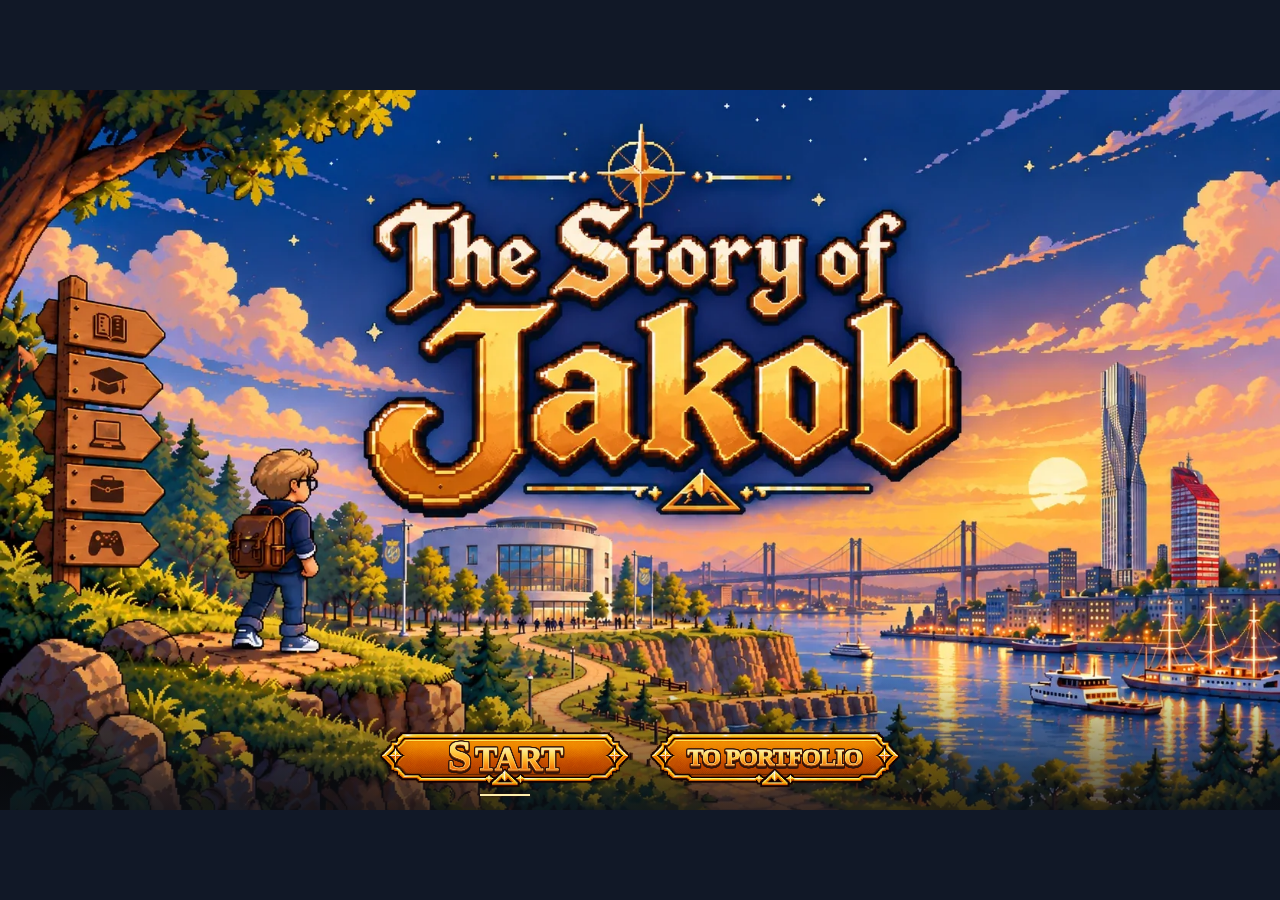
<file: index.html>
<!doctype html>
<html lang="en">
  <head>
    <meta charset="utf-8">
    <meta name="viewport" content="width=device-width, initial-scale=1">
    <!-- Private application link, not a public site -- stays out of
         search results permanently, not just until launch. See also
         robots.txt. -->
    <meta name="robots" content="noindex, nofollow">
    <title>The Story of Jakob</title>
    <link rel="icon" href="data:,">
    <link rel="stylesheet" href="./css/style.css">
    <link rel="stylesheet" href="./css/ui.css?v=title-letter-spacing">
    <script type="module" src="./js/main.js"></script>
  </head>
  <body>
    <div id="viewport">
      <canvas id="game" width="1280" height="720" aria-label="The Story of Jakob gameplay canvas">
        Your browser does not support canvas.
      </canvas>

      <!-- Control copy for the short opening tutorial. Gameplay stays on
           canvas; the words stay sharp in the DOM at every window size. -->
      <div id="tutorial-hints" class="tutorial-hints" hidden aria-label="Opening controls">
        <span>Move with A and D<br>or arrow keys</span>
        <span>Jump with Space</span>
        <span>Shoot with F or<br>left click</span>
      </div>

      <!--
        Real DOM title screen (PLAN.md task 4.1), replacing game.js's
        placeholder. AGENTS.md §5: menus are never drawn on canvas. Shown/
        hidden by ui.js; the Start button hands off to game.js.
      -->
      <div id="title-screen" class="dom-screen title-screen">
        <div class="title-content">
          <!-- The title is painted into the title art (assets/ui/
               title-screen.webp); these stay for screen readers. -->
          <h1 class="visually-hidden">The Story of Jakob</h1>
          <p class="visually-hidden">An interactive CV — a short playable journey through my education and experience.</p>

          <div class="title-actions">
            <div class="title-buttons">
              <button id="start-button" class="title-button" type="button" aria-label="Start" disabled>
                <span class="title-button-label" aria-hidden="true"><span class="title-button-initial">S</span><span>TART</span></span>
              </button>
              <a class="title-button" href="./portfolio.html"><span class="title-button-label"><span>To Portfolio</span></span></a>
            </div>
            <!--
              Task 4.2: title renders immediately, Start stays disabled
              and this shows a percentage until the asset manifest
              (assets.js) has loaded. aria-live so a screen reader
              announces when it's ready without the page moving focus.
            -->
            <p id="loading-status" class="loading-status" aria-live="polite">
              Loading… <span id="loading-percent">0%</span>
            </p>
          </div>
        </div>
      </div>

      <!--
        Real DOM comic viewer (PLAN.md task 4.3; task 2, playtest round 2,
        switched it from one-panel-at-a-time to a stacking read). Advancing
        appends another panel frame to #comic-panel-list and smoothly
        scrolls it into view -- earlier panels stay put, scrolled up.
        comics.js owns building each panel's frame/bubbles from
        comic-data.js; #comic-scroll is the only element that scrolls, so
        .comic-hint (a direct child of #comic-screen, not of the scrolling
        region) stays fixed on screen throughout. Shown/hidden by ui.js in
        lockstep with game.js's state.
      -->
      <div id="comic-screen" class="dom-screen comic-screen" hidden>
        <div id="comic-scroll" class="comic-scroll">
          <div id="comic-panel-list" class="comic-panel-list"></div>
        </div>
        <p class="comic-hint">Click or press Space to continue</p>
      </div>

      <!--
        The utspring title card (PLAN.md task 3.5). Narrative copy, so it
        is DOM and not canvas (AGENTS.md §5) -- reusing this same UI layer
        rather than drawing text into the game. "studentmössa" is never
        translated (AGENTS.md §3); the gloss beside it is.

        game.js drives both `hidden` and `opacity` from simulation time,
        so the hold and the fade freeze and resume with the rest of the
        game when the tab is hidden -- a CSS transition would keep running
        while the simulation was paused. pointer-events stay off in the
        stylesheet so it can never sit in front of the persistent controls.
      -->
      <div id="studentmossa-card" class="studentmossa-card" hidden>
        <p class="studentmossa-card-title">Studentmössa</p>
        <p class="studentmossa-card-body">Swedish graduation cap. Earned, not given.</p>
      </div>

      <!--
        Focus/visibility hint (PLAN.md task 3.10). The simulation freezes
        whenever the window loses focus, and one line over the frozen
        frame is what keeps a stopped game reading as "waiting for you"
        rather than "crashed". It used to be drawn on the canvas, which
        AGENTS.md §5 does not allow -- canvas renders gameplay only, and
        this is UI copy. game.js owns when it shows; ui.js owns the
        element.

        Not a pause menu (task 3.10 forbids one) and not interactive:
        pointer-events stay off in the stylesheet so the click that
        dismisses it reaches the canvas and restores focus, exactly as it
        did before.
      -->
      <div id="resume-hint" class="resume-hint" hidden>
        <p class="resume-hint-text">Click to resume</p>
      </div>

      <!--
        The Clinic reception's "Try again / Skip this round" choice
        (reception.js). Appears only after the same round has been failed
        twice in a row, so nobody can be stuck there (AGENTS.md §2). A
        choice is UI, so it is DOM (AGENTS.md §5); reception.js owns when
        it shows, ui.js owns the element.
      -->
      <div id="reception-choice" class="reception-choice" hidden>
        <p class="reception-choice-text">Busy day at the front desk.</p>
        <div class="reception-choice-actions">
          <button id="reception-retry" class="reception-choice-button" type="button">Try again</button>
          <button id="reception-skip" class="reception-choice-button" type="button">Skip this round</button>
        </div>
      </div>

      <!--
        The Clinic reception's Retry (reception.js): after a failed Round 3
        the arena opens up and play simply continues -- this small,
        optional button is for anyone who wants another go, and disappears
        once they walk on past the desk. Deliberately low-key, like the
        persistent controls; it must never read as "you have to do this".
      -->
      <button id="reception-retry-final" class="reception-retry-final" type="button" hidden>Retry the front desk</button>

      <!--
        Persistent controls (PLAN.md task 4.4, AGENTS.md §5): Skip to
        application and Mute/Unmute, present during gameplay and comics.
        Last in #viewport so it paints above both the canvas and the
        comic screen without needing a z-index. Hidden on the title
        screen, which already has its own Skip link. Not a settings menu
        -- these two controls are the entire out-of-game UI.
      -->
      <div id="persistent-controls" class="persistent-controls" hidden>
        <a class="persistent-control skip-control" href="./portfolio.html">Go to Portfolio</a>
        <label class="persistent-control volume-control">
          Volume
          <input id="volume-slider" type="range" min="0" max="100" step="5" value="100" aria-label="Music volume">
        </label>
        <button id="mute-button" class="persistent-control" type="button">Mute</button>
      </div>
    </div>

    <!--
      Mobile fallback (PLAN.md task 4.8, AGENTS.md §6: "No mobile
      gameplay... A recruiter on a phone must never see a black canvas").
      Pure CSS, no JS dependency, so it can never fail open into a blank
      or broken page: style.css shows this and hides #viewport under
      `@media (pointer: coarse)`, the standard signal for a touch-primary
      device. application.html already doubles as the mobile fallback
      destination (task 4.7), so this is just the explanation plus one
      link there, not a second copy of its content.
    -->
    <div id="mobile-fallback">
      <div class="mobile-fallback-content">
        <h1>The Story of Jakob</h1>
        <p>
          This is a browser game, played with a keyboard — it needs a
          desktop or laptop.
        </p>
        <p>On mobile, explore my portfolio directly:</p>
        <a class="mobile-fallback-cta" href="./portfolio.html">Open the portfolio</a>
      </div>
    </div>
  </body>
</html>
</file>
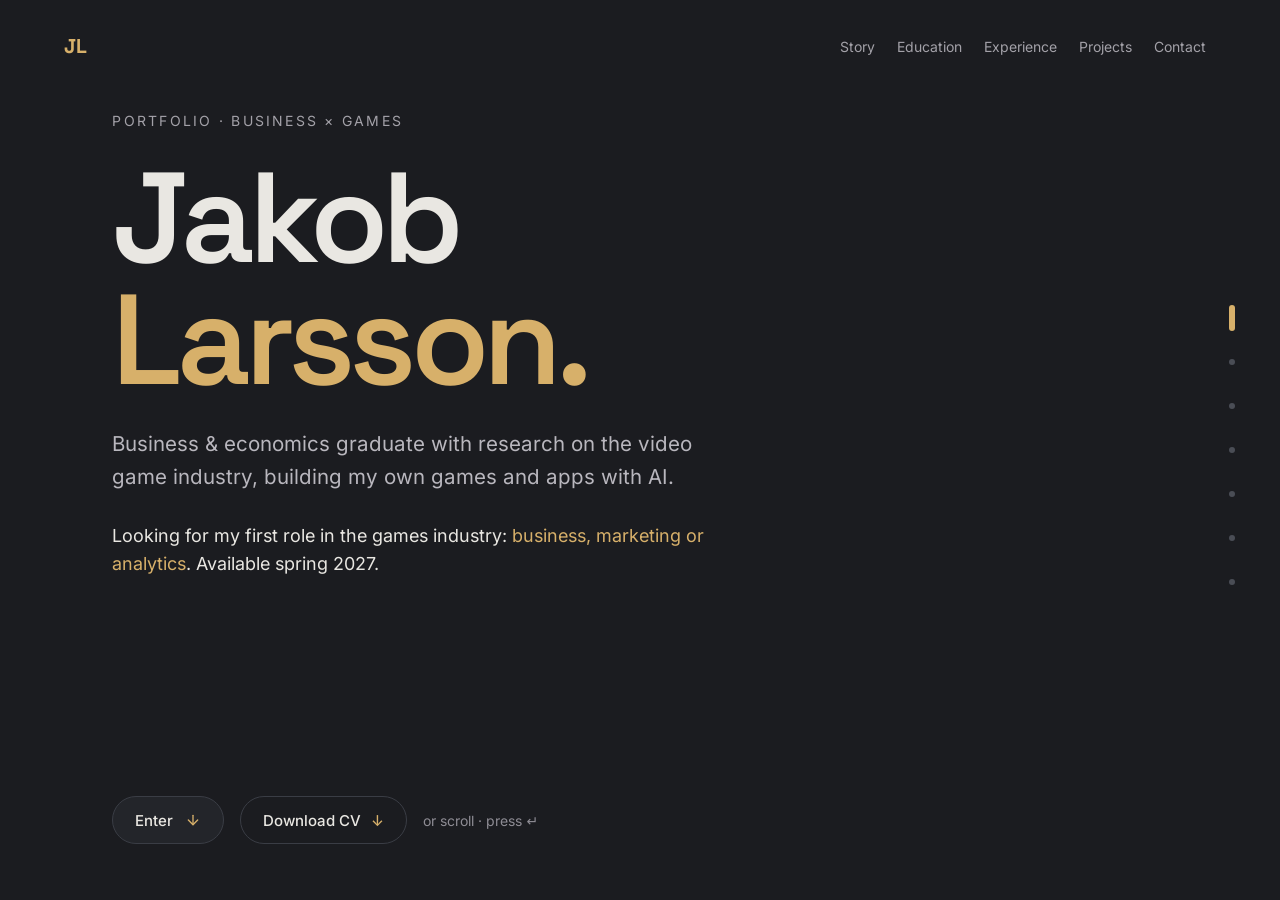
<file: application.html>
<!doctype html><html lang="en"><head><meta charset="utf-8"><meta name="viewport" content="width=device-width,initial-scale=1"><title>Jakob Larsson — Portfolio</title><meta http-equiv="refresh" content="0;url=./portfolio.html"><script>location.replace('./portfolio.html'+location.search+location.hash);</script></head><body><a href="./portfolio.html">Open Jakob Larsson’s portfolio</a></body></html>
</file>
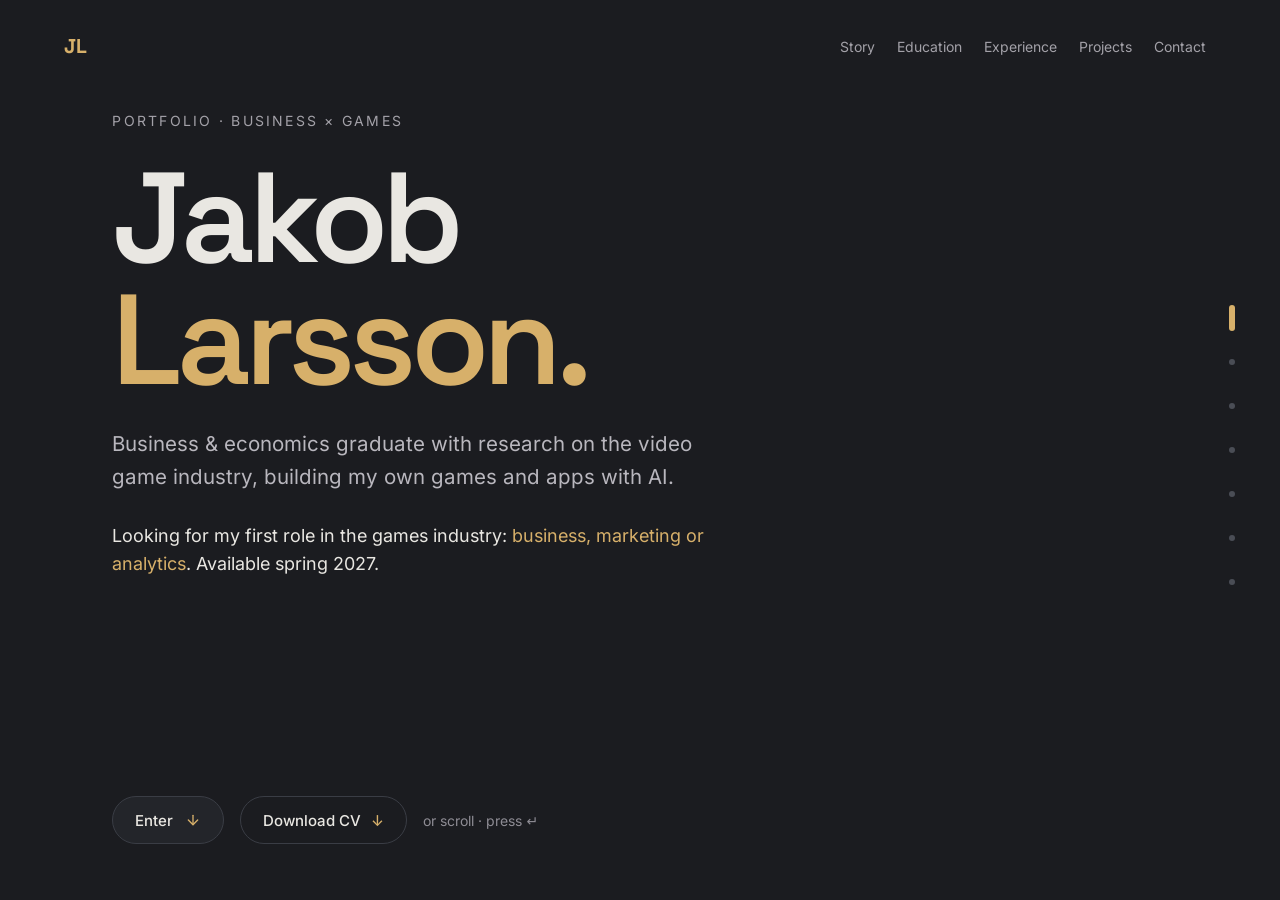
<file: portfolio.html>
<!doctype html>
<html lang="en">
<head>
<meta charset="utf-8">
<meta name="viewport" content="width=device-width, initial-scale=1">
<meta name="description" content="Jakob Larsson — Business, economics and games. Research, experience and AI-assisted game and app projects.">
<title>Jakob Larsson — Portfolio</title>
<link rel="icon" href="data:,">
<script>if(new URLSearchParams(location.search).get('from')==='game'||location.hash==='#from-game')document.documentElement.classList.add('from-game');</script>
<link rel="stylesheet" href="./css/portfolio.css?v=left-home">
<script type="module" src="./js/portfolio.js"></script>
</head>
<body>
<main class="pf-root" id="portfolio" tabindex="-1" aria-label="Jakob Larsson portfolio">

<header style="position: absolute; top: 0; left: 0; right: 0; z-index: 3; display: flex; justify-content: space-between; align-items: center; flex-wrap: wrap; gap: 8px 16px; padding: 24px clamp(24px, 5vw, 72px); background: linear-gradient(#1B1C20 82%, rgba(27,28,32,0))">
<button class="pf-nav" data-go="0" aria-label="Go to homepage" style="background: none; border: 0; padding: 8px 0; min-height: 44px; cursor: pointer; font-family: 'Space Grotesk', sans-serif; font-weight: 700; font-size: 20px; letter-spacing: -0.02em; color: #D7B06A">JL</button>
<nav style="display: flex; gap: 2px; flex-wrap: wrap">

<button class="pf-nav" data-go="1" style="background: none; border: 0; padding: 12px 10px; min-height: 44px; cursor: pointer; font-family: Inter, sans-serif; font-size: 14px; color: #A3A1A8; transition: color .3s">Story</button>

<button class="pf-nav" data-go="2" style="background: none; border: 0; padding: 12px 10px; min-height: 44px; cursor: pointer; font-family: Inter, sans-serif; font-size: 14px; color: #A3A1A8; transition: color .3s">Education</button>

<button class="pf-nav" data-go="4" style="background: none; border: 0; padding: 12px 10px; min-height: 44px; cursor: pointer; font-family: Inter, sans-serif; font-size: 14px; color: #A3A1A8; transition: color .3s">Experience</button>

<button class="pf-nav" data-go="5" style="background: none; border: 0; padding: 12px 10px; min-height: 44px; cursor: pointer; font-family: Inter, sans-serif; font-size: 14px; color: #A3A1A8; transition: color .3s">Projects</button>

<button class="pf-nav" data-go="6" style="background: none; border: 0; padding: 12px 10px; min-height: 44px; cursor: pointer; font-family: Inter, sans-serif; font-size: 14px; color: #A3A1A8; transition: color .3s">Contact</button>

</nav>
</header>

<div style="position: absolute; right: clamp(8px, 2vw, 32px); top: 50%; transform: translateY(-50%); z-index: 3; display: flex; flex-direction: column">

<button class="pf-dot" aria-label="Go to Home" data-go="0" style="width: 44px; height: 44px; background: none; border: 0; cursor: pointer; display: flex; align-items: center; justify-content: center; padding: 0">
<span style="display: block; width: 6px; border-radius: 3px; height: 26px; background: #D7B06A; transition: height .4s ease, background .4s ease"></span>
</button>

<button class="pf-dot" aria-label="Go to My story" data-go="1" style="width: 44px; height: 44px; background: none; border: 0; cursor: pointer; display: flex; align-items: center; justify-content: center; padding: 0">
<span style="display: block; width: 6px; border-radius: 3px; height: 6px; background: #4A4D55; transition: height .4s ease, background .4s ease"></span>
</button>

<button class="pf-dot" aria-label="Go to Education" data-go="2" style="width: 44px; height: 44px; background: none; border: 0; cursor: pointer; display: flex; align-items: center; justify-content: center; padding: 0">
<span style="display: block; width: 6px; border-radius: 3px; height: 6px; background: #4A4D55; transition: height .4s ease, background .4s ease"></span>
</button>

<button class="pf-dot" aria-label="Go to Bachelor’s thesis" data-go="3" style="width: 44px; height: 44px; background: none; border: 0; cursor: pointer; display: flex; align-items: center; justify-content: center; padding: 0">
<span style="display: block; width: 6px; border-radius: 3px; height: 6px; background: #4A4D55; transition: height .4s ease, background .4s ease"></span>
</button>

<button class="pf-dot" aria-label="Go to Experience" data-go="4" style="width: 44px; height: 44px; background: none; border: 0; cursor: pointer; display: flex; align-items: center; justify-content: center; padding: 0">
<span style="display: block; width: 6px; border-radius: 3px; height: 6px; background: #4A4D55; transition: height .4s ease, background .4s ease"></span>
</button>

<button class="pf-dot" aria-label="Go to Projects" data-go="5" style="width: 44px; height: 44px; background: none; border: 0; cursor: pointer; display: flex; align-items: center; justify-content: center; padding: 0">
<span style="display: block; width: 6px; border-radius: 3px; height: 6px; background: #4A4D55; transition: height .4s ease, background .4s ease"></span>
</button>

<button class="pf-dot" aria-label="Go to Contact" data-go="6" style="width: 44px; height: 44px; background: none; border: 0; cursor: pointer; display: flex; align-items: center; justify-content: center; padding: 0">
<span style="display: block; width: 6px; border-radius: 3px; height: 6px; background: #4A4D55; transition: height .4s ease, background .4s ease"></span>
</button>

</div>

<div class="pf-track" style="position: absolute; inset: 0; transform: translateY(0%); transition: transform 1s cubic-bezier(.77,0,.18,1)">

<!-- 0 · INTRO -->
<section
id="home" data-section="0" aria-label="Home" style="height: 100vh; box-sizing: border-box; display: flex; flex-direction: column; justify-content: center; padding: 112px clamp(24px, 8vw, 140px) 56px">
<div class="pf-reveal" style="display: flex; flex-direction: column; gap: 28px; opacity: 1; transform: translateY(0px); transition: opacity .8s ease .35s, transform .8s ease .35s">
<p style="margin: 0; font-size: 14px; letter-spacing: .16em; text-transform: uppercase; color: #A3A1A8">Portfolio · Business × Games</p>
<h1 style="margin: 0; font-family: 'Space Grotesk', sans-serif; font-weight: 600; font-size: clamp(56px, 10vw, 140px); line-height: .95; letter-spacing: -0.045em; color: #E9E7E2">Jakob<br><span style="color: #D7B06A">Larsson.</span></h1>
<p style="margin: 0; max-width: 640px; font-size: clamp(17px, 1.6vw, 21px); line-height: 1.6; color: #B9B7BE">Business &amp; economics graduate with research on the video game industry, building my own games and apps with AI.</p>
<p class="pf-hero-goal" style="margin: 0; max-width: 640px; font-size: clamp(16px, 1.4vw, 18px); line-height: 1.6; color: #E9E7E2">Looking for my first role in the games industry: <span style="color: #D7B06A">business, marketing or analytics</span>. Available spring 2027.</p>
</div>
<div class="pf-home-actions" style="margin-top: auto; padding-top: 48px; display: flex; align-items: center; gap: 16px; flex-wrap: wrap">
<button class="pf-btn" data-next style="display: inline-flex; align-items: center; gap: 12px; min-height: 48px; padding: 0 22px; border-radius: 999px; border: 1px solid #3A3D45; background: #23252A; color: #E9E7E2; font-family: Inter, sans-serif; font-size: 15px; font-weight: 500; cursor: pointer; transition: border-color .25s">
Enter
<svg class="pf-bob" width="16" height="16" viewBox="0 0 24 24" fill="none" stroke="currentColor" stroke-width="2" stroke-linecap="round" stroke-linejoin="round" aria-hidden="true" style="color: #D7B06A"><path d="M12 5v14"></path><path d="m19 12-7 7-7-7"></path></svg>
</button>
<a class="pf-btn" href="./assets/docs/jakob-larsson-cv.pdf" style="display: inline-flex; align-items: center; gap: 10px; min-height: 48px; padding: 0 22px; border-radius: 999px; border: 1px solid #3A3D45; background: transparent; color: #E9E7E2; font-family: Inter, sans-serif; font-size: 15px; font-weight: 500; text-decoration: none; transition: border-color .25s">Download CV <span aria-hidden="true" style="color: #D7B06A">↓</span></a>
<span style="font-size: 14px; color: #8E8C94">or scroll · press ↵</span>
</div>
</section>

<!-- 1 · MY STORY -->
<section
id="story" data-section="1" aria-label="My story" style="height: 100vh; box-sizing: border-box; overflow-y: auto; display: flex; flex-direction: column; justify-content: center; padding: 112px clamp(24px, 8vw, 140px) 56px">
<div class="pf-reveal" style="display: grid; grid-template-columns: repeat(auto-fit, minmax(min(100%, 300px), 1fr)); gap: clamp(40px, 6vw, 96px); max-width: 1180px; opacity: 0; transform: translateY(40px); transition: opacity .8s ease .45s, transform .8s ease .45s">
<div style="display: flex; flex-direction: column; gap: 22px">
<p style="margin: 0; font-size: 14px; letter-spacing: .16em; text-transform: uppercase; color: #D7B06A">01 — My story</p>
<h2 style="margin: 0; font-family: 'Space Grotesk', sans-serif; font-weight: 600; font-size: clamp(34px, 4.2vw, 56px); line-height: 1.08; letter-spacing: -0.03em">Curious about games. <span style="color: #D7B06A">Fascinated by the business behind them.</span></h2>
<p style="margin: 0; font-size: 17px; line-height: 1.7; color: #B9B7BE">I grew up on strategy games like Age of Empires III and Command &amp; Conquer: Red Alert 3, with plenty of Minecraft along the way. Later, Counter-Strike showed me something new: a game can create its own economy, where skins are traded and priced almost like stocks.</p>
<p style="margin: 0; font-size: 17px; line-height: 1.7; color: #B9B7BE">What really drew me into the business side was Paradox Interactive’s DLC model, which keeps a game growing for years, and wondering why other games are built so differently. That curiosity led me to study international business, research the games industry and build my own projects with AI. Now I want to bring those interests together professionally.</p>
</div>
<div style="display: flex; flex-direction: column; gap: 14px; justify-content: center">
<span style="font-size: 13px; letter-spacing: .08em; text-transform: uppercase; color: #8E8C94">The questions that drive me</span>
<div style="display: flex; flex-direction: column">
<div style="display: flex; gap: 18px; align-items: baseline; padding: 22px 0; border-top: 1px solid #2E3036"><span style="font-family: 'Space Grotesk', sans-serif; font-size: 15px; color: #D7B06A; width: 28px; flex: none">01</span><span style="font-family: 'Space Grotesk', sans-serif; font-size: clamp(20px, 2vw, 26px); font-weight: 500; letter-spacing: -0.01em">Why do games succeed?</span></div>
<div style="display: flex; gap: 18px; align-items: baseline; padding: 22px 0; border-top: 1px solid #2E3036"><span style="font-family: 'Space Grotesk', sans-serif; font-size: 15px; color: #D7B06A; width: 28px; flex: none">02</span><span style="font-family: 'Space Grotesk', sans-serif; font-size: clamp(20px, 2vw, 26px); font-weight: 500; letter-spacing: -0.01em">How do their business models work?</span></div>
<div style="display: flex; gap: 18px; align-items: baseline; padding: 22px 0; border-top: 1px solid #2E3036; border-bottom: 1px solid #2E3036"><span style="font-family: 'Space Grotesk', sans-serif; font-size: 15px; color: #D7B06A; width: 28px; flex: none">03</span><span style="font-family: 'Space Grotesk', sans-serif; font-size: clamp(20px, 2vw, 26px); font-weight: 500; letter-spacing: -0.01em">What keeps players engaged?</span></div>
</div>
</div>
</div>
</section>

<!-- 2 · EDUCATION -->
<section
id="education" data-section="2" aria-label="Education" style="height: 100vh; box-sizing: border-box; overflow-y: auto; display: flex; flex-direction: column; justify-content: center; padding: 112px clamp(24px, 8vw, 140px) 56px">
<div class="pf-reveal" style="display: flex; flex-direction: column; gap: 40px; max-width: 1180px; width: 100%; opacity: 0; transform: translateY(40px); transition: opacity .8s ease .45s, transform .8s ease .45s">
<div style="display: flex; flex-direction: column; gap: 16px">
<p style="margin: 0; font-size: 14px; letter-spacing: .16em; text-transform: uppercase; color: #D7B06A">02 — Education</p>
<h2 style="margin: 0; font-family: 'Space Grotesk', sans-serif; font-weight: 600; font-size: clamp(36px, 4.6vw, 60px); line-height: 1.05; letter-spacing: -0.03em">Business foundations. <span style="color: #D7B06A">A gaming perspective.</span></h2>
</div>
<div style="display: grid; grid-template-columns: repeat(auto-fit, minmax(min(100%, 270px), 1fr)); gap: 20px">

<div style="display: flex; flex-direction: column; gap: 14px; padding: 28px; border-radius: 16px; border: 1px solid #2E3036; background: #212328">
<div style="display: flex; justify-content: space-between; align-items: flex-start; gap: 12px">
<span style="display: flex; align-items: center; justify-content: center; width: 56px; height: 56px; border-radius: 12px; background: #FFFFFF; box-sizing: border-box"><img src="./assets/portfolio/gothenburg-logo.webp" alt="School of Business, Economics and Law" style="display: block; height: 50px; width: auto"></span>
<span style="font-size: 13px; color: #8E8C94">2023 – 2026</span>
</div>
<div style="display: flex; flex-direction: column; gap: 6px">
<span style="font-family: 'Space Grotesk', sans-serif; font-size: 22px; font-weight: 600; letter-spacing: -0.02em; line-height: 1.2">BSc in Business &amp; Economics</span>
<span style="font-size: 15px; line-height: 1.5; color: #B9B7BE">School of Business, Economics and Law, University of Gothenburg</span>
</div>
<div style="display: flex; flex-wrap: wrap; gap: 8px">
<span style="padding: 6px 12px; border-radius: 999px; border: 1px solid #3A3D45; font-size: 13px">Business Administration</span>
<span style="padding: 6px 12px; border-radius: 999px; border: 1px solid #3A3D45; font-size: 13px">International Business</span>
</div>
<div style="margin-top: auto; display: flex; flex-direction: column; gap: 4px; padding-top: 14px; border-top: 1px solid #2E3036">
<span style="font-size: 14px; font-weight: 500; color: #D7B06A">Triple Crown accredited</span>
<span style="font-size: 13px; color: #8E8C94">EQUIS · AACSB · AMBA</span>
</div>
</div>

<div style="display: flex; flex-direction: column; gap: 14px; padding: 28px; border-radius: 16px; border: 1px solid #2E3036; background: #212328">
<div style="display: flex; justify-content: space-between; align-items: flex-start; gap: 12px">
<img src="./assets/portfolio/south-carolina-logo.webp" alt="University of South Carolina" style="display: block; width: 56px; height: 56px; border-radius: 12px">
<span style="font-size: 13px; color: #8E8C94">2025 · Exchange</span>
</div>
<div style="display: flex; flex-direction: column; gap: 6px">
<span style="font-family: 'Space Grotesk', sans-serif; font-size: 22px; font-weight: 600; letter-spacing: -0.02em; line-height: 1.2">International Exchange</span>
<span style="font-size: 15px; line-height: 1.5; color: #B9B7BE">Darla Moore School of Business, University of South Carolina</span>
</div>
<div style="display: flex; flex-wrap: wrap; gap: 8px">
<span style="padding: 6px 12px; border-radius: 999px; border: 1px solid #3A3D45; font-size: 13px">GPA 4.0 / 4.0</span>
</div>
<div style="margin-top: auto; display: flex; flex-direction: column; gap: 4px; padding-top: 14px; border-top: 1px solid #2E3036">
<span style="font-size: 14px; font-weight: 500; color: #D7B06A">#1 in undergraduate international business</span>
<span style="font-size: 13px; color: #8E8C94">U.S. News &amp; World Report</span>
</div>
</div>

<div style="display: flex; flex-direction: column; gap: 14px; padding: 28px; border-radius: 16px; border: 1px solid #2E3036; background: #212328">
<div style="display: flex; justify-content: space-between; align-items: flex-start; gap: 12px">
<img src="./assets/portfolio/lund-logo.webp" alt="LTH, Faculty of Engineering, Lund University" style="display: block; width: 56px; height: 56px; border-radius: 12px">
<span style="font-size: 13px; color: #8E8C94">2026</span>
</div>
<div style="display: flex; flex-direction: column; gap: 6px">
<span style="font-family: 'Space Grotesk', sans-serif; font-size: 22px; font-weight: 600; letter-spacing: -0.02em; line-height: 1.2">Programming in Python</span>
<span style="font-size: 15px; line-height: 1.5; color: #B9B7BE">LTH, Lund University</span>
</div>
<div style="display: flex; flex-wrap: wrap; gap: 8px">
<span style="padding: 6px 12px; border-radius: 999px; border: 1px solid #3A3D45; font-size: 13px">5 ECTS</span>
</div>
<div style="margin-top: auto; display: flex; flex-direction: column; gap: 4px; padding-top: 14px; border-top: 1px solid #2E3036">
<span style="font-size: 14px; font-weight: 500; color: #D7B06A">Additional studies</span>
<span style="font-size: 13px; color: #8E8C94">Distance course</span>
</div>
</div>

</div>
<button class="pf-btn" data-next style="align-self: flex-start; display: inline-flex; align-items: center; gap: 12px; min-height: 48px; padding: 0 22px; border-radius: 999px; border: 1px solid #3A3D45; background: #23252A; color: #E9E7E2; font-family: Inter, sans-serif; font-size: 15px; font-weight: 500; cursor: pointer; transition: border-color .25s">
View my bachelor’s thesis
<svg class="pf-bob" width="16" height="16" viewBox="0 0 24 24" fill="none" stroke="currentColor" stroke-width="2" stroke-linecap="round" stroke-linejoin="round" aria-hidden="true" style="color: #D7B06A"><path d="M12 5v14"></path><path d="m19 12-7 7-7-7"></path></svg>
</button>
</div>
</section>

<!-- 3 · BACHELOR'S THESIS -->
<section
id="thesis" data-section="3" aria-label="Bachelor’s thesis" style="height: 100vh; box-sizing: border-box; overflow-y: auto; display: flex; flex-direction: column; justify-content: center; padding: 112px clamp(24px, 8vw, 140px) 56px">
<div class="pf-reveal" style="display: flex; flex-wrap: wrap; align-items: center; gap: clamp(40px, 6vw, 96px); max-width: 1180px; opacity: 0; transform: translateY(40px); transition: opacity .8s ease .45s, transform .8s ease .45s">

<a class="pf-doc" href="./assets/docs/jakob-larsson-thesis.pdf" target="_blank" rel="noopener" aria-label="Open the thesis PDF" style="flex: 0 1 370px; min-width: 240px; position: relative; display: block; aspect-ratio: 1 / 1.414; text-decoration: none; margin: 0 auto 32px">
<span aria-hidden="true" style="position: absolute; inset: 0; border-radius: 6px; background: #3A3C43; transform: rotate(-6deg) translate(-14px, 8px)"></span>
<img src="./assets/portfolio/thesis-page.webp" alt="" aria-hidden="true" style="position: absolute; inset: 0; width: 100%; height: 100%; object-fit: cover; border-radius: 4px; transform: rotate(3deg) translate(12px, 4px); filter: brightness(.82)">
<img class="pf-page" src="./assets/portfolio/thesis-cover.webp" alt="Cover page of the thesis" style="position: absolute; inset: 0; width: 100%; height: 100%; object-fit: cover; border-radius: 4px; box-shadow: 0 30px 60px rgba(0,0,0,.45); transition: transform .45s cubic-bezier(.2,.8,.2,1)">
<span class="pf-open" style="position: absolute; left: 50%; bottom: -22px; transform: translateX(-50%); display: inline-flex; align-items: center; gap: 8px; white-space: nowrap; min-height: 40px; padding: 0 16px; border-radius: 999px; background: #26282E; border: 1px solid #3A3D45; color: #E9E7E2; font-size: 13px; font-weight: 500">Open PDF <span style="color: #D7B06A">↗</span></span>
</a>

<div style="flex: 1 1 420px; min-width: 0; display: flex; flex-direction: column; gap: 18px">
<p style="margin: 0; font-size: 14px; letter-spacing: .16em; text-transform: uppercase; color: #D7B06A">03 — Bachelor’s thesis</p>
<h2 style="margin: 0; font-family: 'Space Grotesk', sans-serif; font-weight: 600; font-size: clamp(26px, 2.8vw, 38px); line-height: 1.14; letter-spacing: -0.025em">The Strategic Importance of Product Adaptation in the Video Game Industry</h2>
<p style="margin: 0; font-family: 'Space Grotesk', sans-serif; font-size: 18px; line-height: 1.5; color: #D7B06A">How do video game companies balance globally standardized products with the different preferences, regulations and expectations of international markets?</p>
<div style="display: flex; flex-direction: column; padding-top: 4px">
<div style="display: flex; flex-direction: column; gap: 5px; padding: 15px 0; border-top: 1px solid #2E3036">
<span style="font-size: 16px; font-weight: 600">Global products, local adjustments.</span>
<span style="font-size: 14px; line-height: 1.6; color: #B9B7BE">Rather than developing fundamentally different games for each market, companies tend to adapt localization, monetization, marketing and selected content.</span>
</div>
<div style="display: flex; flex-direction: column; gap: 5px; padding: 15px 0; border-top: 1px solid #2E3036">
<span style="font-size: 16px; font-weight: 600">More than translation.</span>
<span style="font-size: 14px; line-height: 1.6; color: #B9B7BE">Localization increasingly forms part of broader product strategy, influenced by consumer preferences, player engagement and ongoing development.</span>
</div>
<div style="display: flex; flex-direction: column; gap: 5px; padding: 15px 0; border-top: 1px solid #2E3036; border-bottom: 1px solid #2E3036">
<span style="font-size: 16px; font-weight: 600">A constantly evolving process.</span>
<span style="font-size: 14px; line-height: 1.6; color: #B9B7BE">Regulatory requirements, platform ecosystems and changing player behavior make international adaptation an ongoing challenge.</span>
</div>
</div>
<div style="display: flex; flex-wrap: wrap; gap: 10px 28px; font-size: 13px; line-height: 1.5">
<span style="display: flex; flex-direction: column; gap: 2px"><span style="color: #8E8C94">Co-author</span><span style="color: #D3D1D6">Axel Abrahamsson</span></span>
<span style="display: flex; flex-direction: column; gap: 2px"><span style="color: #8E8C94">Method</span><span style="color: #D3D1D6">10 interviews with Nordic game companies</span></span>
<span style="display: flex; flex-direction: column; gap: 2px"><span style="color: #8E8C94">Theory</span><span style="color: #D3D1D6">I-R framework · Localization</span></span>
<span style="display: flex; flex-direction: column; gap: 2px"><span style="color: #8E8C94">Published</span><span style="color: #D3D1D6">Spring 2026</span></span>
</div>
</div>

</div>
</section>

<!-- 4 · EXPERIENCE -->
<section
id="experience" data-section="4" aria-label="Experience" style="height: 100vh; box-sizing: border-box; overflow-y: auto; display: flex; flex-direction: column; justify-content: center; padding: 112px clamp(24px, 8vw, 140px) 56px">
<div class="pf-reveal" style="display: flex; flex-direction: column; gap: 36px; max-width: 1180px; width: 100%; opacity: 0; transform: translateY(40px); transition: opacity .8s ease .45s, transform .8s ease .45s">
<div style="display: grid; grid-template-columns: repeat(auto-fit, minmax(min(100%, 300px), 1fr)); gap: 20px clamp(32px, 5vw, 72px); align-items: end">
<div style="display: flex; flex-direction: column; gap: 16px">
<p style="margin: 0; font-size: 14px; letter-spacing: .16em; text-transform: uppercase; color: #D7B06A">04 — Experience</p>
<h2 style="margin: 0; font-family: 'Space Grotesk', sans-serif; font-weight: 600; font-size: clamp(36px, 4.6vw, 60px); line-height: 1.05; letter-spacing: -0.03em">From analysis <span style="color: #D7B06A">to execution.</span></h2>
</div>
<p style="margin: 0; font-size: 16px; line-height: 1.7; color: #B9B7BE">My experience spans business projects with real clients, sales, administration and operational monitoring. Across these roles, I’ve worked with market research, strategic recommendations, customer relationships and practical problem-solving.</p>
</div>
<div style="display: grid; grid-template-columns: repeat(auto-fit, minmax(min(100%, 300px), 1fr)); gap: clamp(32px, 5vw, 72px)">
<div style="display: flex; flex-direction: column">
<span style="font-size: 13px; letter-spacing: .08em; text-transform: uppercase; color: #8E8C94; padding-bottom: 12px">Selected business projects</span>
<div style="display: flex; flex-direction: column; gap: 6px; padding: 18px 0; border-top: 1px solid #2E3036">
<span style="font-size: 17px; font-weight: 600">Product Launch Campaign — Breakthru Beverage</span>
<span style="font-size: 13px; color: #D7B06A">University course project · Aug – Dec 2025</span>
<span style="font-size: 15px; line-height: 1.6; color: #B9B7BE">Analyzed target customers and competitive positioning for the South Carolina launch of Jack Daniel’s Blackberry Tennessee. Developed a marketing campaign and presented go-to-market recommendations based on local market conditions.</span>
</div>
<div style="display: flex; flex-direction: column; gap: 6px; padding: 18px 0; border-top: 1px solid #2E3036; border-bottom: 1px solid #2E3036">
<span style="font-size: 17px; font-weight: 600">Risk Management Analysis — University of South Carolina</span>
<span style="font-size: 13px; color: #D7B06A">Consulting project for Environmental Health &amp; Safety · Sep – Dec 2025</span>
<span style="font-size: 15px; line-height: 1.6; color: #B9B7BE">Led a risk assessment of an on-campus building in an international team, including on-site inspections, and delivered a written report with recommendations.</span>
</div>
</div>
<div style="display: flex; flex-direction: column">
<span style="font-size: 13px; letter-spacing: .08em; text-transform: uppercase; color: #8E8C94; padding-bottom: 12px">Professional experience</span>
<div style="display: flex; flex-direction: column; gap: 6px; padding: 18px 0; border-top: 1px solid #2E3036">
<span style="font-size: 17px; font-weight: 600">Administrator — Skåne University Hospital</span>
<span style="font-size: 13px; color: #8E8C94">Jun – Aug 2025</span>
<span style="font-size: 15px; line-height: 1.6; color: #B9B7BE">Supported daily operations at the Eye Clinic in Malmö, managing administrative responsibilities and interacting with patients in sometimes challenging situations.</span>
</div>
<div style="display: flex; flex-direction: column; gap: 6px; padding: 18px 0; border-top: 1px solid #2E3036">
<span style="font-size: 17px; font-weight: 600">Sales Manager — Candell UF</span>
<span style="font-size: 13px; color: #8E8C94">Aug 2022 – May 2023</span>
<span style="font-size: 15px; line-height: 1.6; color: #B9B7BE">Managed customer acquisition, relationships, pricing and sales tracking in a student-run business. The company received the Annual Report of the Year award in Skåne.</span>
</div>
<div style="display: flex; flex-direction: column; gap: 6px; padding: 18px 0; border-top: 1px solid #2E3036; border-bottom: 1px solid #2E3036">
<span style="font-size: 17px; font-weight: 600">Instrument Controller — Siemens Healthineers</span>
<span style="font-size: 13px; color: #8E8C94">Jun – Aug 2021</span>
<span style="font-size: 15px; line-height: 1.6; color: #B9B7BE">Monitored medical instruments through remote systems, identifying and reporting operational deviations.</span>
</div>
</div>
</div>
</div>
</section>

<!-- 5 · PROJECTS -->
<section
id="projects" data-section="5" aria-label="Projects" style="height: 100vh; box-sizing: border-box; overflow-y: auto; display: flex; flex-direction: column; justify-content: center; padding: 112px clamp(24px, 8vw, 140px) 56px">
<div class="pf-reveal" style="display: flex; flex-direction: column; gap: 36px; max-width: 1240px; width: 100%; opacity: 0; transform: translateY(40px); transition: opacity .8s ease .45s, transform .8s ease .45s">
<div style="display: grid; grid-template-columns: repeat(auto-fit, minmax(min(100%, 300px), 1fr)); gap: 20px clamp(32px, 5vw, 72px); align-items: end">
<div style="display: flex; flex-direction: column; gap: 16px">
<p style="margin: 0; font-size: 14px; letter-spacing: .16em; text-transform: uppercase; color: #D7B06A">05 — Projects &amp; creations</p>
<h2 style="margin: 0; font-family: 'Space Grotesk', sans-serif; font-weight: 600; font-size: clamp(34px, 4.2vw, 56px); line-height: 1.05; letter-spacing: -0.03em">Ideas into playable <span style="color: #D7B06A">and practical projects.</span></h2>
</div>
<p style="margin: 0; font-size: 16px; line-height: 1.7; color: #B9B7BE">I’ve been exploring how AI-assisted development can turn ideas into working products. Rather than approaching these as a traditional programmer, I’ve focused on concept development, design decisions, guiding AI coding agents, testing and iteration.</p>
</div>
<div style="display: grid; grid-template-columns: repeat(auto-fit, minmax(min(100%, 240px), 1fr)); gap: 18px">

<button class="pf-card" data-project="0" style="display: flex; flex-direction: column; align-items: flex-start; text-align: left; gap: 0; padding: 0; border-radius: 16px; border: 1px solid #2E3036; background: #212328; color: #E9E7E2; font-family: Inter, sans-serif; cursor: pointer; overflow: hidden; transition: border-color .25s, background .25s">
<img loading="lazy" decoding="async" src="./assets/portfolio/roblox-class-lineup.webp" alt="Roblox Dungeon Crawler: the playable classes lined up" style="display: block; width: 100%; aspect-ratio: 16 / 9; object-fit: cover; object-position: center top; background: #2A2C32; border-bottom: 1px solid #2E3036">
<span style="display: flex; flex-direction: column; gap: 8px; padding: 20px 22px 22px">
<span style="font-size: 13px; color: #8E8C94">Multiplayer RPG prototype · Roblox Studio</span>
<span class="pf-status">In development · Not released</span>
<span style="font-family: 'Space Grotesk', sans-serif; font-size: 22px; font-weight: 600; letter-spacing: -0.02em; line-height: 1.2">Roblox Dungeon Crawler</span>
<span style="font-size: 14px; line-height: 1.6; color: #B9B7BE">A co-op dungeon crawler built around distinct combat roles and challenging bosses.</span>
<span style="padding-top: 6px; font-size: 14px; font-weight: 500; color: #D7B06A">See more <span class="pf-arrow">→</span></span>
</span>
</button>

<button class="pf-card" data-project="1" style="display: flex; flex-direction: column; align-items: flex-start; text-align: left; gap: 0; padding: 0; border-radius: 16px; border: 1px solid #2E3036; background: #212328; color: #E9E7E2; font-family: Inter, sans-serif; cursor: pointer; overflow: hidden; transition: border-color .25s, background .25s">
<img loading="lazy" decoding="async" src="./assets/portfolio/story-start.webp" alt="The Story of Jakob start screen" style="display: block; width: 100%; aspect-ratio: 16 / 9; object-fit: cover; object-position: center top; background: #2A2C32; border-bottom: 1px solid #2E3036">
<span style="display: flex; flex-direction: column; gap: 8px; padding: 20px 22px 22px">
<span style="font-size: 13px; color: #8E8C94">Interactive CV game · JavaScript</span>
<span class="pf-status">Playable</span>
<span style="font-family: 'Space Grotesk', sans-serif; font-size: 22px; font-weight: 600; letter-spacing: -0.02em; line-height: 1.2">The Story of Jakob</span>
<span style="font-size: 14px; line-height: 1.6; color: #B9B7BE">A browser platformer that turns my education and experience into a playable story.</span>
<span style="padding-top: 6px; font-size: 14px; font-weight: 500; color: #D7B06A">See more <span class="pf-arrow">→</span></span>
</span>
</button>

<button class="pf-card" data-project="2" style="display: flex; flex-direction: column; align-items: flex-start; text-align: left; gap: 0; padding: 0; border-radius: 16px; border: 1px solid #2E3036; background: #212328; color: #E9E7E2; font-family: Inter, sans-serif; cursor: pointer; overflow: hidden; transition: border-color .25s, background .25s">
<img loading="lazy" decoding="async" src="./assets/portfolio/day-by-day-today.webp" alt="Day by Day: the Today view" style="display: block; width: 100%; aspect-ratio: 16 / 9; object-fit: cover; object-position: center top; background: #2A2C32; border-bottom: 1px solid #2E3036">
<span style="display: flex; flex-direction: column; gap: 8px; padding: 20px 22px 22px">
<span style="font-size: 13px; color: #8E8C94">Personal planning web app</span>
<span class="pf-status">Personal tool · Not public</span>
<span style="font-family: 'Space Grotesk', sans-serif; font-size: 22px; font-weight: 600; letter-spacing: -0.02em; line-height: 1.2">Day by Day</span>
<span style="font-size: 14px; line-height: 1.6; color: #B9B7BE">Exploring how AI and automation can simplify everyday planning.</span>
<span style="padding-top: 6px; font-size: 14px; font-weight: 500; color: #D7B06A">See more <span class="pf-arrow">→</span></span>
</span>
</button>

<button class="pf-card" data-project="3" style="display: flex; flex-direction: column; align-items: flex-start; text-align: left; gap: 0; padding: 0; border-radius: 16px; border: 1px solid #2E3036; background: #212328; color: #E9E7E2; font-family: Inter, sans-serif; cursor: pointer; overflow: hidden; transition: border-color .25s, background .25s">
<img loading="lazy" decoding="async" src="./assets/portfolio/formation-battlefield.webp" alt="Formation Defense: troops on a battlefield" style="display: block; width: 100%; aspect-ratio: 16 / 9; object-fit: cover; object-position: center top; background: #2A2C32; border-bottom: 1px solid #2E3036">
<span style="display: flex; flex-direction: column; gap: 8px; padding: 20px 22px 22px">
<span style="font-size: 13px; color: #8E8C94">Tower defense game · Godot</span>
<span class="pf-status">Early prototype · Not released</span>
<span style="font-family: 'Space Grotesk', sans-serif; font-size: 22px; font-weight: 600; letter-spacing: -0.02em; line-height: 1.2">Formation Defense</span>
<span style="font-size: 14px; line-height: 1.6; color: #B9B7BE">A strategy prototype built around troop formations, classes and abilities.</span>
<span style="padding-top: 6px; font-size: 14px; font-weight: 500; color: #D7B06A">See more <span class="pf-arrow">→</span></span>
</span>
</button>

</div>
</div>
</section>

<!-- 6 · CONTACT -->
<section
id="contact" data-section="6" aria-label="Contact" style="height: 100vh; box-sizing: border-box; overflow-y: auto; display: flex; flex-direction: column; justify-content: center; padding: 112px clamp(24px, 8vw, 140px) 56px">
<div class="pf-reveal" style="display: grid; grid-template-columns: repeat(auto-fit, minmax(min(100%, 320px), 1fr)); gap: clamp(40px, 6vw, 96px); max-width: 1180px; width: 100%; opacity: 0; transform: translateY(40px); transition: opacity .8s ease .45s, transform .8s ease .45s">
<div style="display: flex; flex-direction: column; gap: 22px">
<p style="margin: 0; font-size: 14px; letter-spacing: .16em; text-transform: uppercase; color: #D7B06A">06 — Contact</p>
<h2 style="margin: 0; font-family: 'Space Grotesk', sans-serif; font-weight: 600; font-size: clamp(44px, 6vw, 84px); line-height: 1; letter-spacing: -0.04em">The next <span style="color: #D7B06A">chapter.</span></h2>
<p style="margin: 0; font-size: 17px; line-height: 1.7; color: #B9B7BE">I’m looking for opportunities to combine my business background with my passion for the video game industry.</p>
<div style="display: flex; flex-wrap: wrap; gap: 10px">
<span style="padding: 9px 15px; border-radius: 999px; border: 1px solid #34363D; font-size: 14px">Market research</span>
<span style="padding: 9px 15px; border-radius: 999px; border: 1px solid #34363D; font-size: 14px">Business analysis</span>
<span style="padding: 9px 15px; border-radius: 999px; border: 1px solid #34363D; font-size: 14px">Publishing</span>
<span style="padding: 9px 15px; border-radius: 999px; border: 1px solid #34363D; font-size: 14px">Strategy</span>
<span style="padding: 9px 15px; border-radius: 999px; border: 1px solid #34363D; font-size: 14px">Product</span>
</div>
<p style="margin: 0; font-size: 16px; line-height: 1.7; color: #B9B7BE">For spring 2027, I’m exploring opportunities to contribute before my planned master’s studies in the autumn. Whether there’s a suitable opportunity or simply a chance to exchange ideas about the industry, I’d be happy to connect.</p>
</div>
<div style="display: flex; flex-direction: column; justify-content: center">
<div style="display: flex; flex-direction: column; gap: 28px; padding: clamp(28px, 3vw, 40px); border-radius: 20px; background: #212328; border: 1px solid #2E3036">
<span style="font-family: 'Space Grotesk', sans-serif; font-size: clamp(30px, 3.2vw, 44px); font-weight: 600; letter-spacing: -0.03em">Let’s talk.</span>
<div style="display: flex; flex-direction: column; gap: 6px">
<span style="font-size: 13px; letter-spacing: .08em; text-transform: uppercase; color: #8E8C94">Email</span>
<a href="mailto:jakob.h.larsson@hotmail.com" style="font-family: 'Space Grotesk', sans-serif; font-size: clamp(18px, 1.9vw, 24px); font-weight: 500; text-decoration: none; color: #D7B06A; word-break: break-all">jakob.h.larsson@hotmail.com</a>
</div>
<div style="display: flex; gap: 12px; flex-wrap: wrap">
<a class="pf-btn" href="https://www.linkedin.com/in/jakob-larsson-434626279/" target="_blank" rel="noopener" style="display: inline-flex; align-items: center; gap: 8px; min-height: 48px; padding: 0 20px; border-radius: 999px; border: 1px solid #3A3D45; color: #E9E7E2; text-decoration: none; font-size: 15px; transition: border-color .25s">LinkedIn <span style="color: #D7B06A">↗</span></a>
<a class="pf-btn" href="./assets/docs/jakob-larsson-cv.pdf" download style="display: inline-flex; align-items: center; gap: 8px; min-height: 48px; padding: 0 20px; border-radius: 999px; border: 1px solid #3A3D45; color: #E9E7E2; text-decoration: none; font-size: 15px; transition: border-color .25s">Download CV <span style="color: #D7B06A">↓</span></a>
</div>
<span style="font-size: 14px; color: #8E8C94">Hjärup, Sweden</span>
</div>
</div>
</div>
</section>

</div>

</main>
<div class="gi-root" id="game-intro" aria-label="Game complete" tabindex="-1" style="position: absolute; inset: 0; z-index: 50; box-sizing: border-box; display: flex; flex-direction: column; padding: 28px clamp(24px, 8vw, 140px) 40px; background: #16171A; color: #E9E7E2; font-family: Inter, system-ui, sans-serif; transform: translateY(0%); transition: transform 1.05s cubic-bezier(.77,0,.18,1)">

<div style="display: flex; justify-content: space-between; align-items: center; gap: 16px; flex-wrap: wrap; min-height: 44px">
<span style="font-family: 'Space Grotesk', sans-serif; font-weight: 700; font-size: 20px; letter-spacing: -0.02em; color: #D7B06A">JL</span>
<span style="font-family: Silkscreen, monospace; font-size: 12px; letter-spacing: .08em; color: #8E8C94">The Story of Jakob → Portfolio</span>
</div>

<div class="gi-content" style="flex: 1; display: flex; flex-direction: column; justify-content: center; gap: 30px; max-width: 1100px; padding: 40px 0">
<div class="gi-1" style="display: flex; flex-direction: column; gap: 14px">
<span style="font-family: Silkscreen, monospace; font-size: 14px; letter-spacing: .14em; color: #D7B06A">Game complete<span class="gi-caret">_</span></span>
<span class="gi-bar" style="display: block; width: 160px; height: 2px; background: #D7B06A"></span>
</div>
<h1 style="margin: 0; font-family: 'Space Grotesk', sans-serif; font-weight: 600; font-size: clamp(44px, 7.4vw, 104px); line-height: 1.02; letter-spacing: -0.04em">
<span class="gi-2" style="display: block; color: #A3A1A8">The game ends here.</span>
<span class="gi-3" style="display: block; color: #D7B06A">The real challenge begins.</span>
</h1>
<p class="gi-4" style="margin: 0; max-width: 620px; font-size: clamp(17px, 1.6vw, 20px); line-height: 1.65; color: #B9B7BE">You’ve seen the journey that brought me here. Now comes the next step: turning my passion for games and background in business into something real.</p>
<div class="gi-5" style="display: flex; align-items: center; gap: 18px; flex-wrap: wrap; padding-top: 6px">
<button class="gi-btn" id="explore-portfolio" style="display: inline-flex; align-items: center; gap: 12px; min-height: 52px; padding: 0 26px; border-radius: 999px; border: 0; background: #D7B06A; color: #1B1C20; font-family: Inter, sans-serif; font-size: 16px; font-weight: 600; cursor: pointer; transition: background .25s">
Explore my portfolio
<svg class="gi-arrow" width="16" height="16" viewBox="0 0 24 24" fill="none" stroke="currentColor" stroke-width="2.2" stroke-linecap="round" stroke-linejoin="round" aria-hidden="true"><path d="M12 5v14"></path><path d="m19 12-7 7-7-7"></path></svg>
</button>
<span style="font-size: 14px; color: #8E8C94">or scroll · press ↵</span>
</div>
</div>

<div style="display: flex; justify-content: space-between; align-items: center; gap: 16px; flex-wrap: wrap; padding-top: 20px; border-top: 1px solid #2A2C32; font-size: 13px; color: #8E8C94">
<span>Jakob Larsson · Business × Games</span>
<span style="font-family: Silkscreen, monospace; font-size: 11px; letter-spacing: .08em">Next: Portfolio</span>
</div>

</div>
<dialog id="project-dialog" class="pf-modal" aria-labelledby="project-title">
<div class="project-heading"><div><p id="project-kind" class="eyebrow"></p><span id="project-status" class="pf-status"></span><h2 id="project-title"></h2><div id="project-description"></div></div><button class="pf-btn circle" data-close-project aria-label="Close project">×</button></div>
<div id="project-shots" class="project-shots"></div>
<p class="gallery-hint">Click a screenshot to enlarge it.</p>
<footer class="project-footer"><a id="play-game" class="pf-btn" href="./index.html" hidden>Play The Story of Jakob ↗</a><span>Esc to close</span></footer>
</dialog>
<dialog id="screenshot-dialog" class="screenshot-dialog" aria-label="Screenshot viewer">
<button class="pf-btn circle screenshot-close" data-close-screenshot aria-label="Close screenshot">×</button>
<img id="enlarged-screenshot" alt="">
<div class="screenshot-controls"><button class="pf-btn circle" id="previous-screenshot" aria-label="Previous screenshot">‹</button><span id="screenshot-caption" aria-live="polite"></span><button class="pf-btn circle" id="next-screenshot" aria-label="Next screenshot">›</button></div>
</dialog>
<noscript><style>.pf-root{height:auto!important;overflow:visible!important}.pf-track{position:static!important;transform:none!important}.pf-track>section{height:auto!important;min-height:100vh}.pf-reveal{opacity:1!important;transform:none!important}.gi-root{display:none!important}.from-game .pf-root{visibility:visible!important}</style><p>Please enable JavaScript to use section navigation and screenshot galleries. <a href="./assets/docs/jakob-larsson-cv.pdf">Download CV</a></p></noscript>
</body></html>
</file>
<file: css/style.css>
html,
body {
  margin: 0;
  width: 100%;
  height: 100%;
}

body {
  display: grid;
  place-items: center;
  background: #111827;
}

/* Logical 1280x720 game area (AGENTS.md §5), scaled to fit the window at a
   fixed 16:9 aspect ratio. The canvas and every DOM screen (ui.css) stack
   inside it at the same size, so a DOM screen lines up with the canvas
   exactly and either can cover the other. */
#viewport {
  position: relative;
  width: min(100vw, calc(100vh * 16 / 9));
  aspect-ratio: 16 / 9;
}

#viewport > canvas {
  display: block;
  width: 100%;
  height: 100%;
  background: #243247;
}

/* Mobile fallback (task 4.8): hidden by default, swapped in for
   #viewport on a touch-primary device -- see the media query below. */
#mobile-fallback {
  display: none;
}

.mobile-fallback-content {
  display: flex;
  flex-direction: column;
  align-items: center;
  gap: 1.25rem;
  max-width: 26rem;
  padding: 2rem 1.5rem;
  text-align: center;
  color: #f7f3e3;
  font-family: system-ui, -apple-system, "Segoe UI", Roboto, Arial, sans-serif;
}

.mobile-fallback-content h1 {
  margin: 0;
  font-size: 1.75rem;
}

.mobile-fallback-content p {
  margin: 0;
  color: #8b93a5;
}

.mobile-fallback-cta {
  font-size: 1.1rem;
  padding: 0.75rem 2rem;
  background: #f6c453;
  color: #1b2333;
  border-radius: 0.4rem;
  text-decoration: none;
  font-weight: 700;
}

.mobile-fallback-cta:hover,
.mobile-fallback-cta:focus-visible {
  background: #ffd873;
}

@media (pointer: coarse) {
  #viewport {
    display: none;
  }

  #mobile-fallback {
    display: grid;
    place-items: center;
    width: 100%;
    height: 100%;
  }
}
</file>
<file: css/ui.css>
/* ui.css — DOM screens that layer over the canvas (Milestone 4). Each one
   is a full-cover child of #viewport (style.css positions/sizes it);
   this file only styles what's inside them. AGENTS.md §5: menus and
   narrative are DOM, never canvas. */

/* The reference image's three simple labels above the opening path. */
.tutorial-hints {
  position: absolute;
  top: 9%;
  left: 3%;
  width: 94%;
  display: grid;
  grid-template-columns: repeat(3, 1fr);
  align-items: start;
  gap: 1rem;
  pointer-events: none;
  text-align: center;
  color: #fff;
  font: 700 clamp(1.4rem, 3.2vw, 2.8rem)/1.2 system-ui, -apple-system, "Segoe UI", Roboto, Arial, sans-serif;
  text-shadow: 0 2px 4px #111827, 0 0 12px #111827;
}
.tutorial-hints[hidden] {
  display: none;
}

.dom-screen {
  position: absolute;
  inset: 0;
  display: flex;
  align-items: center;
  justify-content: center;
  background: #0d1117;
  color: #f7f3e3;
  font-family: system-ui, -apple-system, "Segoe UI", Roboto, Arial, sans-serif;
  text-align: center;
}

.dom-screen[hidden] {
  display: none;
}

/* Title screen (task 4.1). The author's title art fills the 16:9
   viewport (the title itself is painted into it); everything the player
   uses sits along the bottom middle, over a soft dark fade so the small
   text stays readable on the art. */

.title-screen {
  background: #0d1117 url("../assets/ui/title-screen.webp") center / cover no-repeat;
  align-items: flex-end;
}

.visually-hidden {
  position: absolute;
  width: 1px;
  height: 1px;
  overflow: hidden;
  clip-path: inset(50%);
  white-space: nowrap;
}

.title-content {
  width: 100%;
  display: flex;
  flex-direction: column;
  align-items: center;
  gap: 0.5rem;
  padding: 3rem 1rem 0.9rem;
  background: linear-gradient(to bottom, rgba(13, 17, 23, 0), rgba(13, 17, 23, 0.75));
  text-shadow: 0 1px 3px #0d1117;
}

.title-actions {
  width: 100%;
  display: flex;
  flex-direction: column;
  align-items: center;
  gap: 0.35rem;
}

.title-buttons {
  container-type: inline-size;
  width: 100%;
  display: flex;
  justify-content: center;
  align-items: center;
  gap: clamp(8px, 1.5vw, 22px);
}

/* Both controls use the same plaque and metallic lettering finish. */
.title-button {
  position: relative;
  display: grid;
  place-items: center;
  width: clamp(94px, 21cqw, 250px);
  aspect-ratio: 480 / 138;
  padding: 0;
  background: url("../assets/ui/title-button-plaque.webp") center / 100% 100% no-repeat;
  border: none;
  cursor: pointer;
  text-decoration: none;
  transition: transform 0.12s ease, filter 0.12s ease;
}

.title-button-label {
  display: flex;
  align-items: baseline;
  white-space: nowrap;
  font: 900 clamp(10px, 1.92cqw, 24px)/1 Georgia, "Times New Roman", serif;
  letter-spacing: -0.03em;
  text-transform: uppercase;
  text-shadow: none;
  transform: translateY(-7%);
  filter: drop-shadow(0 1px #a74203) drop-shadow(0 2px #361509)
    drop-shadow(1px 0 #361509) drop-shadow(-1px 0 #361509) drop-shadow(0 -1px #361509);
}

.title-button-label > span {
  /* Leave room for the serif overhang at the edges of the gradient. */
  padding-inline: 0.045em;
  /* Put the orange within the capital letters' painted area. */
  background: linear-gradient(180deg, #fff4b8 13%, #ffdc60 34%, #ffb528 52%, #f6810b 71%, #e46107 90%);
  background-clip: text;
  color: transparent;
  -webkit-text-stroke: 0.5px #fff1a3;
  paint-order: stroke fill;
}

#start-button .title-button-label {
  font-size: clamp(16px, 2.65cqw, 35px);
  letter-spacing: normal;
  transform: translateY(-10%);
}

.title-button-initial {
  font-size: 1.3em;
}

.title-button:hover {
  transform: scale(1.05);
  filter: brightness(1.12) drop-shadow(0 0 10px rgba(255, 200, 90, 0.6));
}

.title-button:focus-visible {
  outline: none;
}

.title-button:focus-visible::after {
  position: absolute;
  inset: auto 40% 0;
  height: 2px;
  background: #fff0ad;
  box-shadow: 0 0 3px #2e1108;
  content: "";
}

@media (forced-colors: active) {
  .title-button:focus-visible { outline: 2px solid Highlight; }
  .title-button-label > span { color: ButtonText; }
}

/* Greyed out until the asset manifest has loaded (task 4.2). */
#start-button:disabled {
  cursor: not-allowed;
  transform: none;
  filter: grayscale(0.85) brightness(0.7);
}

/* Task 4.2: visible only while the asset manifest is loading; ui.js
   hides it the instant Start is enabled. */
.loading-status {
  margin: 0;
  font-size: 0.85rem;
  color: #e6e9f0;
}

/* Comic viewer (task 4.3; task 2, playtest round 2: panels stack instead
   of replacing each other). #comic-screen itself does not scroll -- it
   stays a plain full-cover box so .comic-hint, a direct child of it, can
   sit fixed on screen the whole time. #comic-scroll is the one thing that
   scrolls, and holds #comic-panel-list, a centred column that grows
   downward as comics.js appends a frame per panel. */
.comic-screen {
  display: block; /* override .dom-screen's flex centring -- this screen scrolls a column instead */
  padding: 0;
}

.comic-scroll {
  position: absolute;
  inset: 0;
  overflow-y: auto;
  scroll-behavior: smooth;
}

.comic-panel-list {
  display: flex;
  flex-direction: column;
  align-items: center;
  gap: 2rem;
  min-height: 100%;
  box-sizing: border-box;
  /* Bottom padding roomy enough that scrolling the last panel to the
     middle of the viewport (comics.js's scrollIntoView) never leaves it
     hidden under .comic-hint, and top padding so the first panel doesn't
     start jammed against the screen edge. */
  padding: 3rem 1rem 12rem;
}

/* Each panel's own frame. No explicit size -- it shrink-wraps to its
   image, which is capped by max-width/max-height while keeping its own
   aspect ratio (never cropped or stretched; panels vary in shape). That
   makes the frame exactly the letterboxed image's box, so a panel's
   bubbles, positioned as percentages of ITS frame, land on the artwork
   correctly at any scale regardless of how tall neighbouring panels are. */
.comic-frame {
  position: relative;
  max-width: 100%;
  max-height: 82vh; /* a single panel never eats the whole scrollable view */
  line-height: 0; /* no inline-image baseline gap under the frame */
}

/* Side-by-side panels (comics.js): one row, each panel appearing on its
   own click. A waiting panel already takes its space, just unseen. */
.comic-row {
  display: flex;
  gap: 0.75rem;
  max-width: 100%;
}

.comic-row .comic-frame {
  min-width: 0;
}

.comic-frame--waiting {
  visibility: hidden;
}

.comic-panel-image {
  display: block;
  max-width: 100%;
  max-height: 82vh;
  width: auto;
  height: auto;
}

.comic-bubble-layer {
  position: absolute;
  inset: 0;
  pointer-events: none;
}

/* Small and out of the way -- without it a non-gamer sits looking at the
   first panel wondering whether the game has frozen (PLAN.md 4.3). A
   direct child of #comic-screen (not of #comic-scroll), so it stays put
   on screen while the panel list underneath it scrolls. */
.comic-hint {
  position: absolute;
  left: 50%;
  bottom: 1rem;
  transform: translateX(-50%);
  margin: 0;
  padding: 0.3rem 0.9rem;
  font-size: 0.8rem;
  color: #8b93a5;
  background: rgba(13, 17, 23, 0.6);
  border-radius: 999px;
  pointer-events: none;
}

.comic-bubble {
  /* x/y (comic-data.js) place the bubble's own top-left corner. */
  position: absolute;
  background: #f7f3e3;
  color: #1b2333;
  border: 2px solid #1b2333;
  border-radius: 0.7rem;
  padding: 0.5em 0.75em;
  font-family: system-ui, -apple-system, "Segoe UI", Roboto, Arial, sans-serif;
  font-weight: 700;
  font-size: clamp(0.65rem, 1.6vw, 1.05rem);
  line-height: 1.25;
  text-align: center;
  box-shadow: 0 2px 6px rgba(0, 0, 0, 0.35);
}

.comic-bubble--thought {
  border-radius: 1.3rem;
}

/* Speech: a pointed triangle tail on the side the speaker is on.
   Thought: two trailing circles instead, same side. */
.comic-bubble--tail-left::after,
.comic-bubble--tail-right::after,
.comic-bubble--tail-up::after,
.comic-bubble--tail-down::after {
  content: '';
  position: absolute;
}

.comic-bubble--speech.comic-bubble--tail-left::after {
  left: -12px;
  top: 50%;
  transform: translateY(-50%);
  border: 9px solid transparent;
  border-right-color: #1b2333;
}

.comic-bubble--speech.comic-bubble--tail-right::after {
  right: -12px;
  top: 50%;
  transform: translateY(-50%);
  border: 9px solid transparent;
  border-left-color: #1b2333;
}

.comic-bubble--speech.comic-bubble--tail-up::after {
  left: 50%;
  top: -12px;
  transform: translateX(-50%);
  border: 9px solid transparent;
  border-bottom-color: #1b2333;
}

.comic-bubble--speech.comic-bubble--tail-down::after {
  left: 50%;
  bottom: -12px;
  transform: translateX(-50%);
  border: 9px solid transparent;
  border-top-color: #1b2333;
}

.comic-bubble--thought::before,
.comic-bubble--thought::after {
  content: '';
  position: absolute;
  border-radius: 50%;
  background: #f7f3e3;
  border: 2px solid #1b2333;
}

.comic-bubble--thought::before {
  width: 12px;
  height: 12px;
}

.comic-bubble--thought::after {
  width: 7px;
  height: 7px;
}

.comic-bubble--thought.comic-bubble--tail-left::before { left: -16px; top: 50%; transform: translateY(-50%); }
.comic-bubble--thought.comic-bubble--tail-left::after { left: -26px; top: 50%; transform: translateY(-50%); }

.comic-bubble--thought.comic-bubble--tail-right::before { right: -16px; top: 50%; transform: translateY(-50%); }
.comic-bubble--thought.comic-bubble--tail-right::after { right: -26px; top: 50%; transform: translateY(-50%); }

.comic-bubble--thought.comic-bubble--tail-up::before { left: 50%; top: -16px; transform: translateX(-50%); }
.comic-bubble--thought.comic-bubble--tail-up::after { left: 50%; top: -28px; transform: translateX(-50%); }

.comic-bubble--thought.comic-bubble--tail-down::before { left: 50%; bottom: -16px; transform: translateX(-50%); }
.comic-bubble--thought.comic-bubble--tail-down::after { left: 50%; bottom: -28px; transform: translateX(-50%); }

/* Persistent controls (task 4.4): Skip to application and Mute/Unmute,
   present during gameplay and comics. Small, low contrast, corner-pinned
   so it never competes with the game for attention -- the opposite
   styling from the title screen's own, much bigger Skip link. Last child
   of #viewport (index.html), so it paints above the canvas and the comic
   screen with no z-index needed. */
/* A bottom bar the width of the play area: Skip to application at the
   far left, volume and mute at the far right. The bar itself lets clicks
   through (left click fires), only the controls catch them. */
.persistent-controls {
  position: absolute;
  left: 0.6rem;
  right: 0.6rem;
  bottom: 0.6rem;
  display: flex;
  gap: 0.6rem;
  pointer-events: none;
  font-family: system-ui, -apple-system, "Segoe UI", Roboto, Arial, sans-serif;
}

.persistent-controls[hidden] {
  display: none;
}

.persistent-control {
  pointer-events: auto;
  font: inherit;
  font-size: 0.75rem;
  color: rgba(247, 243, 227, 0.55);
  background: rgba(13, 17, 23, 0.45);
  border: none;
  border-radius: 999px;
  padding: 0.3rem 0.7rem;
  text-decoration: none;
  cursor: pointer;
}

.persistent-control:hover,
.persistent-control:focus-visible {
  color: #f7f3e3;
  background: rgba(13, 17, 23, 0.75);
}

.skip-control {
  margin-right: auto; /* pushes volume and mute to the far right */
}

/* The volume slider: a pill like its neighbours, with the slider inside. */
.volume-control {
  display: flex;
  align-items: center;
  gap: 0.4rem;
}

.volume-control:focus-within {
  color: #f7f3e3;
  background: rgba(13, 17, 23, 0.75);
}

.volume-control input {
  width: 4.5rem;
  height: 0.8rem;
  margin: 0;
  accent-color: rgba(247, 243, 227, 0.7);
  cursor: pointer;
}

/* ---------------------------------------------------------------------
   The utspring title card (PLAN.md task 3.5)

   Shown for about two seconds at the end of the staircase run, then
   faded out. Its opacity is set by game.js from simulation time, not by
   a CSS transition, so there is deliberately no `transition` here --
   see index.html for why.

   Sits low and centered so it never covers the player at the bottom of
   the staircase, and never takes pointer events: the persistent Skip to
   application and Mute controls stay clickable throughout the sequence.
   --------------------------------------------------------------------- */
/* Focus/visibility hint (task 3.10). Covers the frozen frame, never the
   title or comic screens -- game.js only shows it during gameplay.
   pointer-events off so the click that dismisses it lands on the canvas
   and gives the page focus back. */
.resume-hint {
  position: absolute;
  inset: 0;
  z-index: 2;
  display: flex;
  align-items: center;
  justify-content: center;
  pointer-events: none;
  background: rgba(13, 17, 23, 0.55);
  font-family: system-ui, -apple-system, "Segoe UI", Roboto, Arial, sans-serif;
}

.resume-hint[hidden] {
  display: none;
}

.resume-hint-text {
  margin: 0;
  font-size: 1.4rem;
  color: #f7f3e3;
}

.studentmossa-card {
  position: absolute;
  left: 50%;
  bottom: 12%;
  transform: translateX(-50%);
  z-index: 3;
  pointer-events: none;
  max-width: 72%;
  padding: 1.1rem 2.2rem;
  text-align: center;
  background: rgba(13, 17, 23, 0.82);
  border: 1px solid rgba(247, 243, 227, 0.22);
  border-radius: 6px;
}

.studentmossa-card[hidden] {
  display: none;
}

.studentmossa-card-title {
  margin: 0;
  font-size: 2rem;
  font-weight: 700;
  letter-spacing: 0.02em;
  color: #f7f3e3;
}

.studentmossa-card-body {
  margin: 0.4rem 0 0;
  font-size: 1.05rem;
  color: rgba(247, 243, 227, 0.78);
}

/* ---------------------------------------------------------------------
   The Clinic reception's "Try again / Skip this round" choice
   (reception.js). A small card over the top of the frozen arena, not a
   full-screen cover: the round the player just failed stays visible
   behind it.
   --------------------------------------------------------------------- */

.reception-choice {
  position: absolute;
  top: 34%;
  left: 50%;
  transform: translate(-50%, -50%);
  padding: 1.1rem 1.6rem 1.3rem;
  background: rgba(13, 17, 23, 0.88);
  border: 2px solid #1f4e6b;
  border-radius: 0.8rem;
  color: #f7f3e3;
  font-family: system-ui, -apple-system, "Segoe UI", Roboto, Arial, sans-serif;
  text-align: center;
}

.reception-choice[hidden] {
  display: none;
}

.reception-choice-text {
  margin: 0 0 0.9rem;
  font-size: 1.1rem;
}

.reception-choice-actions {
  display: flex;
  gap: 0.8rem;
  justify-content: center;
}

.reception-choice-button {
  font: inherit;
  font-size: 1rem;
  padding: 0.5rem 1.2rem;
  border: none;
  border-radius: 0.4rem;
  cursor: pointer;
  background: #4a5568;
  color: #f7f3e3;
}

.reception-choice-button:first-child {
  background: #f6c453;
  color: #1b2333;
}

.reception-choice-button:hover,
.reception-choice-button:focus-visible {
  filter: brightness(1.12);
}

/* Round 3's optional Retry (reception.js): bottom centre, small and quiet,
   in the same visual family as the persistent controls. */
.reception-retry-final {
  position: absolute;
  left: 50%;
  bottom: 0.6rem;
  transform: translateX(-50%);
  font-family: system-ui, -apple-system, "Segoe UI", Roboto, Arial, sans-serif;
  font-size: 0.8rem;
  color: rgba(247, 243, 227, 0.8);
  background: rgba(13, 17, 23, 0.55);
  border: 1px solid rgba(247, 243, 227, 0.25);
  border-radius: 999px;
  padding: 0.35rem 0.9rem;
  cursor: pointer;
}

.reception-retry-final[hidden] {
  display: none;
}

.reception-retry-final:hover,
.reception-retry-final:focus-visible {
  color: #f7f3e3;
  background: rgba(13, 17, 23, 0.8);
}
</file>
<file: css/portfolio.css>
@font-face {
  font-family: 'Inter';
  font-style: normal;
  font-weight: 400;
  font-display: swap;
  src: url("../assets/portfolio/inter-latin.woff2") format('woff2');
  unicode-range: U+0000-00FF, U+0131, U+0152-0153, U+02BB-02BC, U+02C6, U+02DA, U+02DC, U+0304, U+0308, U+0329, U+2000-206F, U+20AC, U+2122, U+2191, U+2193, U+2212, U+2215, U+FEFF, U+FFFD;
}
@font-face {
  font-family: 'Inter';
  font-style: normal;
  font-weight: 500;
  font-display: swap;
  src: url("../assets/portfolio/inter-latin.woff2") format('woff2');
  unicode-range: U+0000-00FF, U+0131, U+0152-0153, U+02BB-02BC, U+02C6, U+02DA, U+02DC, U+0304, U+0308, U+0329, U+2000-206F, U+20AC, U+2122, U+2191, U+2193, U+2212, U+2215, U+FEFF, U+FFFD;
}
@font-face {
  font-family: 'Inter';
  font-style: normal;
  font-weight: 600;
  font-display: swap;
  src: url("../assets/portfolio/inter-latin.woff2") format('woff2');
  unicode-range: U+0000-00FF, U+0131, U+0152-0153, U+02BB-02BC, U+02C6, U+02DA, U+02DC, U+0304, U+0308, U+0329, U+2000-206F, U+20AC, U+2122, U+2191, U+2193, U+2212, U+2215, U+FEFF, U+FFFD;
}
@font-face {
  font-family: 'Silkscreen';
  font-style: normal;
  font-weight: 400;
  font-display: swap;
  src: url("../assets/portfolio/silkscreen-latin.woff2") format('woff2');
  unicode-range: U+0000-00FF, U+0131, U+0152-0153, U+02BB-02BC, U+02C6, U+02DA, U+02DC, U+0304, U+0308, U+0329, U+2000-206F, U+20AC, U+2122, U+2191, U+2193, U+2212, U+2215, U+FEFF, U+FFFD;
}
@font-face {
  font-family: 'Space Grotesk';
  font-style: normal;
  font-weight: 400;
  font-display: swap;
  src: url("../assets/portfolio/space-grotesk-latin.woff2") format('woff2');
  unicode-range: U+0000-00FF, U+0131, U+0152-0153, U+02BB-02BC, U+02C6, U+02DA, U+02DC, U+0304, U+0308, U+0329, U+2000-206F, U+20AC, U+2122, U+2191, U+2193, U+2212, U+2215, U+FEFF, U+FFFD;
}
@font-face {
  font-family: 'Space Grotesk';
  font-style: normal;
  font-weight: 500;
  font-display: swap;
  src: url("../assets/portfolio/space-grotesk-latin.woff2") format('woff2');
  unicode-range: U+0000-00FF, U+0131, U+0152-0153, U+02BB-02BC, U+02C6, U+02DA, U+02DC, U+0304, U+0308, U+0329, U+2000-206F, U+20AC, U+2122, U+2191, U+2193, U+2212, U+2215, U+FEFF, U+FFFD;
}
@font-face {
  font-family: 'Space Grotesk';
  font-style: normal;
  font-weight: 600;
  font-display: swap;
  src: url("../assets/portfolio/space-grotesk-latin.woff2") format('woff2');
  unicode-range: U+0000-00FF, U+0131, U+0152-0153, U+02BB-02BC, U+02C6, U+02DA, U+02DC, U+0304, U+0308, U+0329, U+2000-206F, U+20AC, U+2122, U+2191, U+2193, U+2212, U+2215, U+FEFF, U+FFFD;
}
@font-face {
  font-family: 'Space Grotesk';
  font-style: normal;
  font-weight: 700;
  font-display: swap;
  src: url("../assets/portfolio/space-grotesk-latin.woff2") format('woff2');
  unicode-range: U+0000-00FF, U+0131, U+0152-0153, U+02BB-02BC, U+02C6, U+02DA, U+02DC, U+0304, U+0308, U+0329, U+2000-206F, U+20AC, U+2122, U+2191, U+2193, U+2212, U+2215, U+FEFF, U+FFFD;
}

body{margin:0;background:#1B1C20}
a{color:var(--pf-accent,#7FD8C4)}a:hover{filter:brightness(1.15)}
.pf-root:focus{outline:none}
.pf-btn:focus-visible,.pf-dot:focus-visible,.pf-nav:focus-visible,.pf-card:focus-visible{outline:2px solid var(--pf-accent,#7FD8C4);outline-offset:3px}
.pf-nav:hover{color:#E9E7E2 !important}
.pf-card:hover{border-color:#41444D !important;background:#25272D !important}
.pf-card:hover .pf-arrow{transform:translateX(4px)}
.pf-arrow{display:inline-block;transition:transform .25s ease}
.pf-shot:hover{border-color:#5A5D66 !important}
.pf-shot:focus-visible{outline:2px solid var(--pf-accent,#7FD8C4);outline-offset:3px}
.pf-doc:hover .pf-page{transform:translateY(-8px) rotate(-1deg)}
.pf-doc:hover .pf-open{border-color:#5A5D66}
.pf-doc:focus-visible{outline:2px solid var(--pf-accent,#7FD8C4);outline-offset:8px}
.pf-btn:hover{border-color:#5A5D66 !important}
@keyframes pf-bob{0%,100%{transform:translateY(0)}50%{transform:translateY(5px)}}
.pf-bob{animation:pf-bob 2s ease-in-out infinite}
@keyframes pf-fade{from{opacity:0}to{opacity:1}}
@keyframes pf-pop{from{opacity:0;transform:translateY(24px) scale(.98)}to{opacity:1;transform:none}}
.pf-backdrop{animation:pf-fade .3s ease both}
.pf-modal{animation:pf-pop .45s cubic-bezier(.2,.8,.2,1) both}
@media (prefers-reduced-motion: reduce){.pf-track,.pf-reveal{transition:none !important}.pf-bob,.pf-backdrop,.pf-modal{animation:none}}


body{margin:0;background:#1B1C20}
.gi-root:focus{outline:none}
.gi-btn:hover{background:#E4C384 !important}
.gi-btn:hover .gi-arrow{transform:translateY(3px)}
.gi-arrow{display:inline-block;transition:transform .25s ease}
.gi-btn:focus-visible{outline:2px solid #D7B06A;outline-offset:4px}
@keyframes gi-rise{from{opacity:0;transform:translateY(22px)}to{opacity:1;transform:none}}
@keyframes gi-grow{from{transform:scaleX(0)}to{transform:scaleX(1)}}
@keyframes gi-blink{0%,49%{opacity:1}50%,100%{opacity:0}}
.gi-1{animation:gi-rise .8s cubic-bezier(.2,.8,.2,1) .2s both}
.gi-2{animation:gi-rise .9s cubic-bezier(.2,.8,.2,1) .55s both}
.gi-3{animation:gi-rise .9s cubic-bezier(.2,.8,.2,1) 1.05s both}
.gi-4{animation:gi-rise .9s cubic-bezier(.2,.8,.2,1) 1.5s both}
.gi-5{animation:gi-rise .9s cubic-bezier(.2,.8,.2,1) 1.85s both}
.gi-bar{transform-origin:left center;animation:gi-grow 1.4s cubic-bezier(.2,.8,.2,1) .3s both}
.gi-caret{animation:gi-blink 1.1s steps(1) infinite}
@media (prefers-reduced-motion: reduce){.gi-1,.gi-2,.gi-3,.gi-4,.gi-5,.gi-bar,.gi-caret{animation:none}.gi-root{transition:none !important}}

/* The supplied designs use a full-height, sliding section track. */
:root { --pf-accent: #d7b06a; --pf-height: 100vh; color-scheme: dark; }
@supports (height: 100svh) { :root { --pf-height: 100svh; } }
* { box-sizing: border-box; }
html, body { margin: 0; width: 100%; height: 100%; overflow: hidden; }
[hidden] { display: none !important; }
button, a { -webkit-tap-highlight-color: transparent; }
.pf-root { position: relative; width: 100%; height: var(--pf-height); overflow: hidden; background: #1b1c20; color: #e9e7e2; font-family: Inter, system-ui, sans-serif; }
.pf-root > header { z-index: 3; max-width: 1440px; margin-inline: auto; }
.pf-track { height: var(--pf-height); }
.pf-track > section { height: var(--pf-height) !important; min-width: 0; overflow-x: hidden; overflow-y: auto; justify-content: flex-start !important; overscroll-behavior-y: contain; scrollbar-gutter: stable both-edges; scrollbar-width: thin; scrollbar-color: #4a4d55 transparent; }
.pf-reveal { flex-shrink: 0; width: 100%; margin: auto; }
#home .pf-reveal, .pf-home-actions { max-width: 1180px; }
#home .pf-reveal { margin-block: 0; }
.pf-home-actions { width: 100%; margin-inline: auto; flex-shrink: 0; }
.pf-dot[aria-current="true"] span { height: 26px !important; background: var(--pf-accent) !important; }
.pf-nav[aria-current="true"] { color: #e9e7e2 !important; }
.gi-root { display: none !important; height: var(--pf-height); overflow-y: auto; }
.from-game .gi-root { display: flex !important; }
.from-game:not(.intro-leaving) .pf-root { visibility: hidden; }
.intro-leaving .gi-root { transform: translateY(-100%) !important; pointer-events: none; }
.gi-root > div { width: 100%; max-width: 1240px; margin-inline: auto; }
.gi-content { flex-shrink: 0; align-items: center; text-align: center; }
.gi-content .gi-1 { align-items: center; }
.gi-content .gi-5 { justify-content: center; }
.pf-modal { margin: auto; width: calc(100% - 48px); max-width: 1040px; max-height: calc(var(--pf-height) - 64px); padding: clamp(24px, 3.5vw, 44px); border-radius: 20px; background: #202227; color: #e9e7e2; border: 1px solid #33353c; font: 16px/1.65 Inter, system-ui, sans-serif; overscroll-behavior: contain; }
.pf-modal::backdrop { background: #0c0d0fc7; backdrop-filter: blur(6px); }
.pf-modal[open] { display: flex; flex-direction: column; gap: 28px; }
.pf-modal h2 { margin: 8px 0 12px; font: 600 clamp(28px, 3.4vw, 40px)/1.1 'Space Grotesk', sans-serif; letter-spacing: -.03em; }
.project-heading { display: flex; justify-content: space-between; gap: 20px; align-items: flex-start; }
.project-heading p { margin: 0 0 12px; max-width: 680px; color: #b9b7be; }
.project-heading .eyebrow { color: var(--pf-accent); font-size: 13px; }
.pf-btn { cursor: pointer; }
.pf-modal .pf-btn, .screenshot-dialog .pf-btn { display: inline-flex; align-items: center; justify-content: center; gap: 8px; min-height: 48px; padding: 0 20px; border: 1px solid #3a3d45; border-radius: 999px; background: #26282e; color: #e9e7e2; text-decoration: none; font: 500 15px Inter, sans-serif; }
.pf-btn.circle { flex: none; width: 48px; height: 48px; padding: 0; font: 30px/1 Inter, sans-serif; }
.project-shots { display: grid; grid-template-columns: repeat(auto-fit, minmax(min(100%, 340px), 1fr)); gap: 16px; }
.pf-shot { display: block; width: 100%; padding: 0; cursor: zoom-in; border-radius: 12px; overflow: hidden; border: 1px solid #33353c; background: #2a2c32; transition: border-color .25s; }
.pf-shot img { display: block; width: 100%; aspect-ratio: 16/10; object-fit: cover; object-position: center top; }
.gallery-hint, .project-footer { margin: 0; color: #8e8c94; font-size: 13px; }
.gallery-hint { margin-top: -12px; }
.project-footer { display: flex; justify-content: space-between; align-items: center; gap: 16px; padding-top: 16px; border-top: 1px solid #2e3036; }
.screenshot-dialog { margin: auto; width: calc(100% - 40px); max-width: none; height: calc(var(--pf-height) - 40px); max-height: none; padding: 0; border: 0; background: transparent; overflow: hidden; color: #b9b7be; font: 14px Inter, sans-serif; }
.screenshot-dialog[open] { display: flex; flex-direction: column; align-items: center; justify-content: center; gap: 16px; }
.screenshot-dialog::backdrop { background: #08090beb; }
#enlarged-screenshot { display: block; max-width: 100%; max-height: calc(100% - 80px); min-height: 0; object-fit: contain; border-radius: 10px; box-shadow: 0 30px 80px #0009; animation: pf-pop .35s ease both; }
.screenshot-controls { display: flex; align-items: center; justify-content: center; gap: 16px; flex-shrink: 0; }
#screenshot-caption { min-width: 180px; text-align: center; }
.screenshot-close { position: absolute; top: 0; right: 0; z-index: 1; }
@media (max-width: 700px) {
 .pf-root > header { padding: 12px 20px !important; gap: 0 12px !important; }
 .pf-root > header nav { gap: 0 !important; }
 .pf-root > header nav button { font-size: 12px !important; padding: 10px 7px !important; }
 .pf-track > section { padding: 124px 36px 32px !important; }
 .pf-track > section:first-child { padding-bottom: 40px !important; }
 .pf-track > section:first-child > div:last-child { padding-top: 28px !important; }
 .pf-root > div:not(.pf-track) { right: 0 !important; }
 .pf-dot { width: 32px !important; height: 36px !important; }
 .pf-doc { flex-basis: 250px !important; min-width: min(240px, 100%) !important; }
 .gi-root { padding: 20px 24px 24px !important; }
 .gi-content { gap: 24px !important; padding: 32px 0 !important; }
 .pf-modal { width: calc(100% - 24px); max-height: calc(var(--pf-height) - 24px); padding: 24px; }
 .project-heading { gap: 10px; }
 .screenshot-dialog { width: calc(100% - 20px); height: calc(var(--pf-height) - 24px); }
 .screenshot-controls { gap: 8px; }
 #screenshot-caption { min-width: 0; max-width: calc(100vw - 140px); line-height: 1.5; }
}
@media (max-width: 390px) { .pf-root > header nav { width: 100%; justify-content: space-between; } }
@media (prefers-reduced-motion: reduce) {
 *, *::before, *::after { scroll-behavior: auto !important; animation-duration: .01ms !important; animation-iteration-count: 1 !important; transition-duration: .01ms !important; transition-delay: 0s !important; }
}
.pf-dot[aria-current="false"] span { height: 6px !important; background: #4a4d55 !important; }
.pf-nav[data-go="0"] { color: var(--pf-accent) !important; }
/* Keep the ending message and its action visible on typical laptop heights. */
@media (min-width: 701px) and (max-height: 800px) {
 .gi-content { gap: 20px !important; padding: 24px 0 !important; }
 .gi-root h1 { font-size: clamp(44px, 5.6vw, 76px) !important; }
}

/* Honest project status tag (cards + project dialog). */
.pf-status { align-self: flex-start; display: inline-block; padding: 4px 10px; border-radius: 999px; border: 1px solid #3A3D45; font-size: 12px; line-height: 1.4; letter-spacing: .02em; color: #D3D1D6; }
.project-heading .pf-status { margin-bottom: 14px; }
</file>
